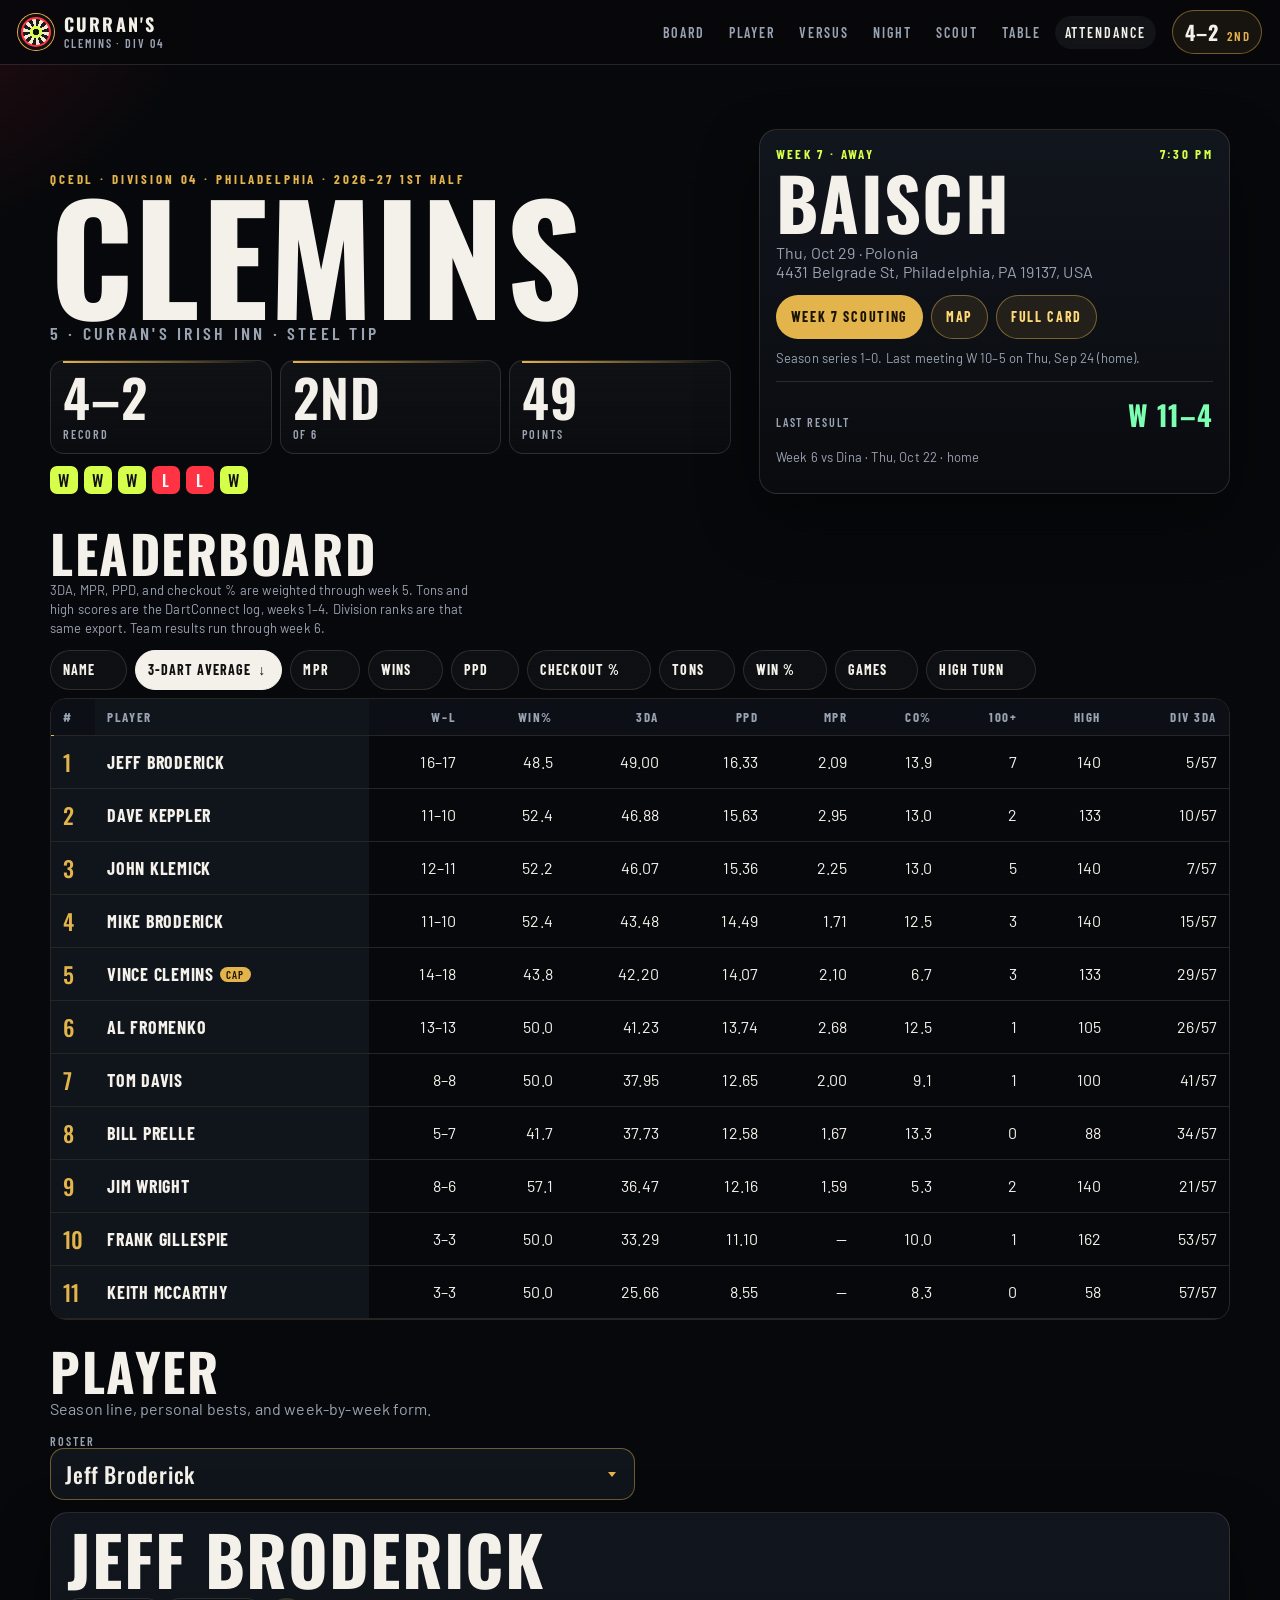
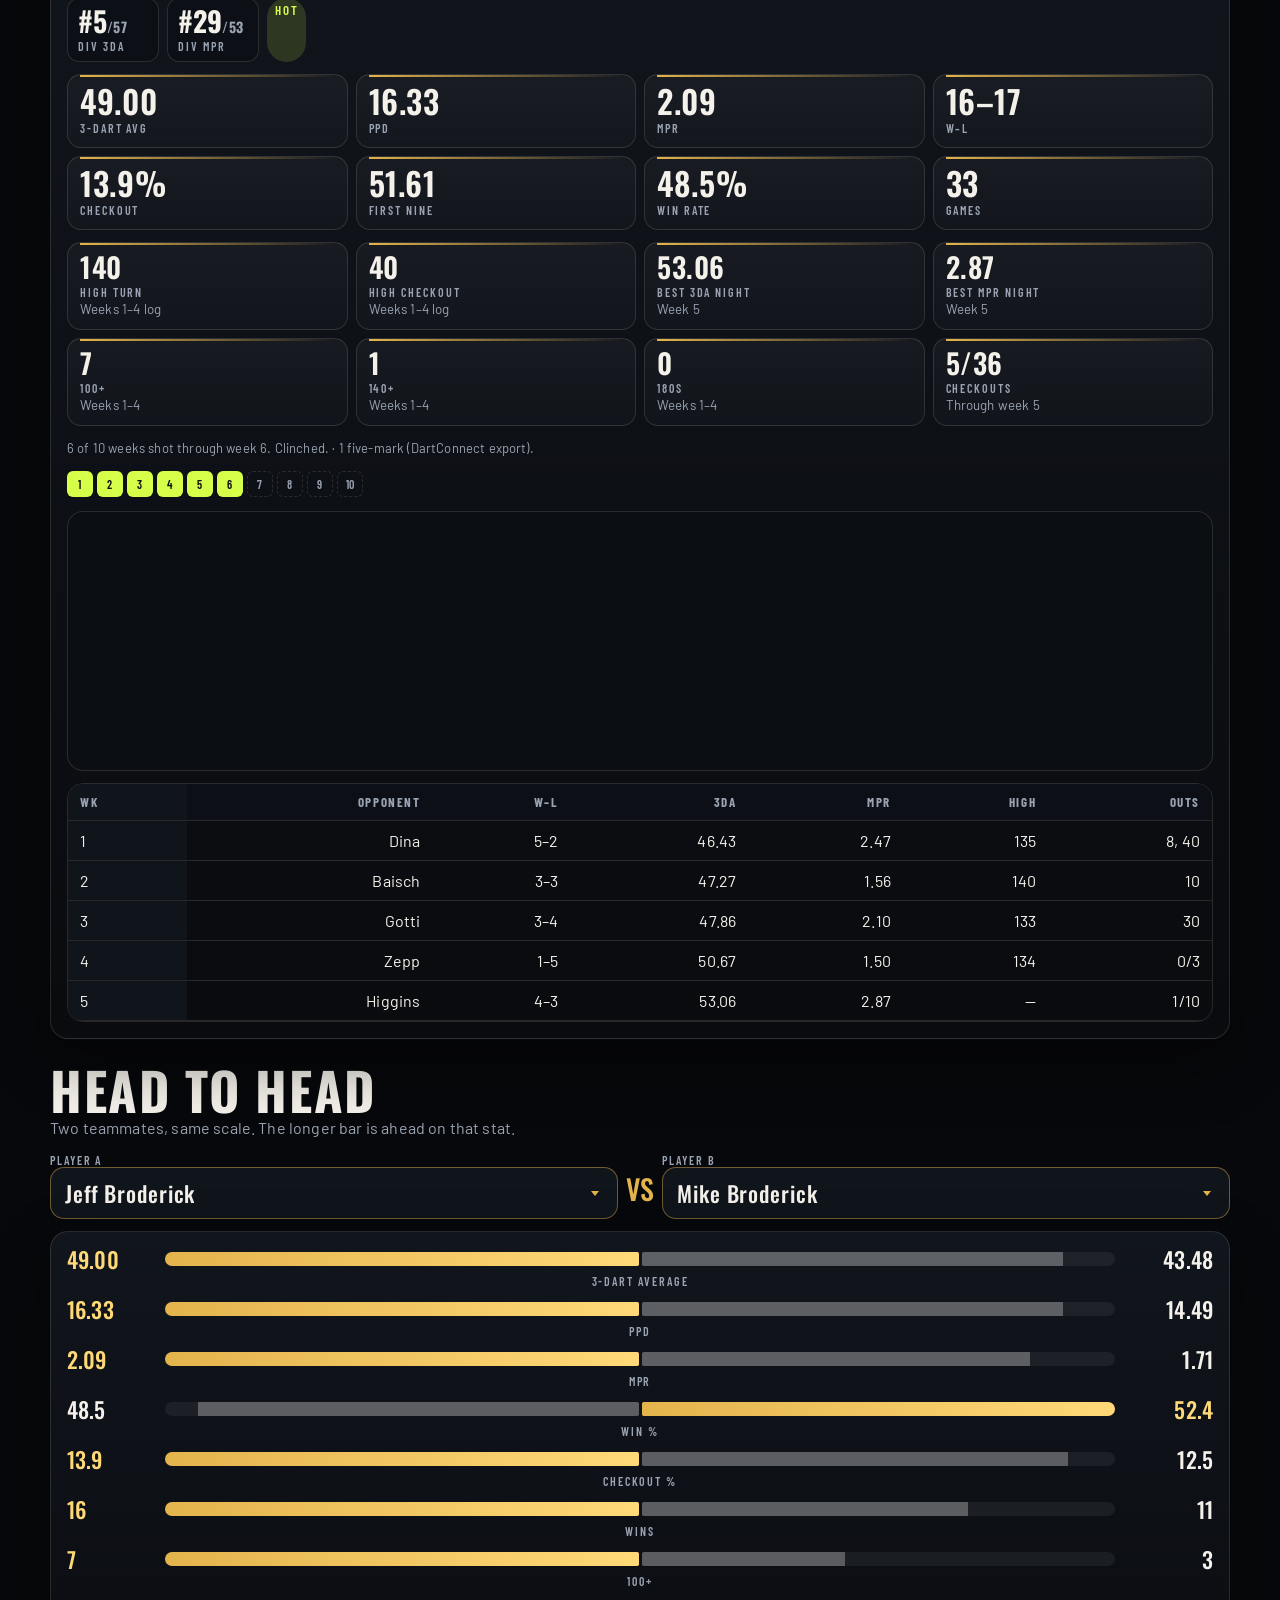
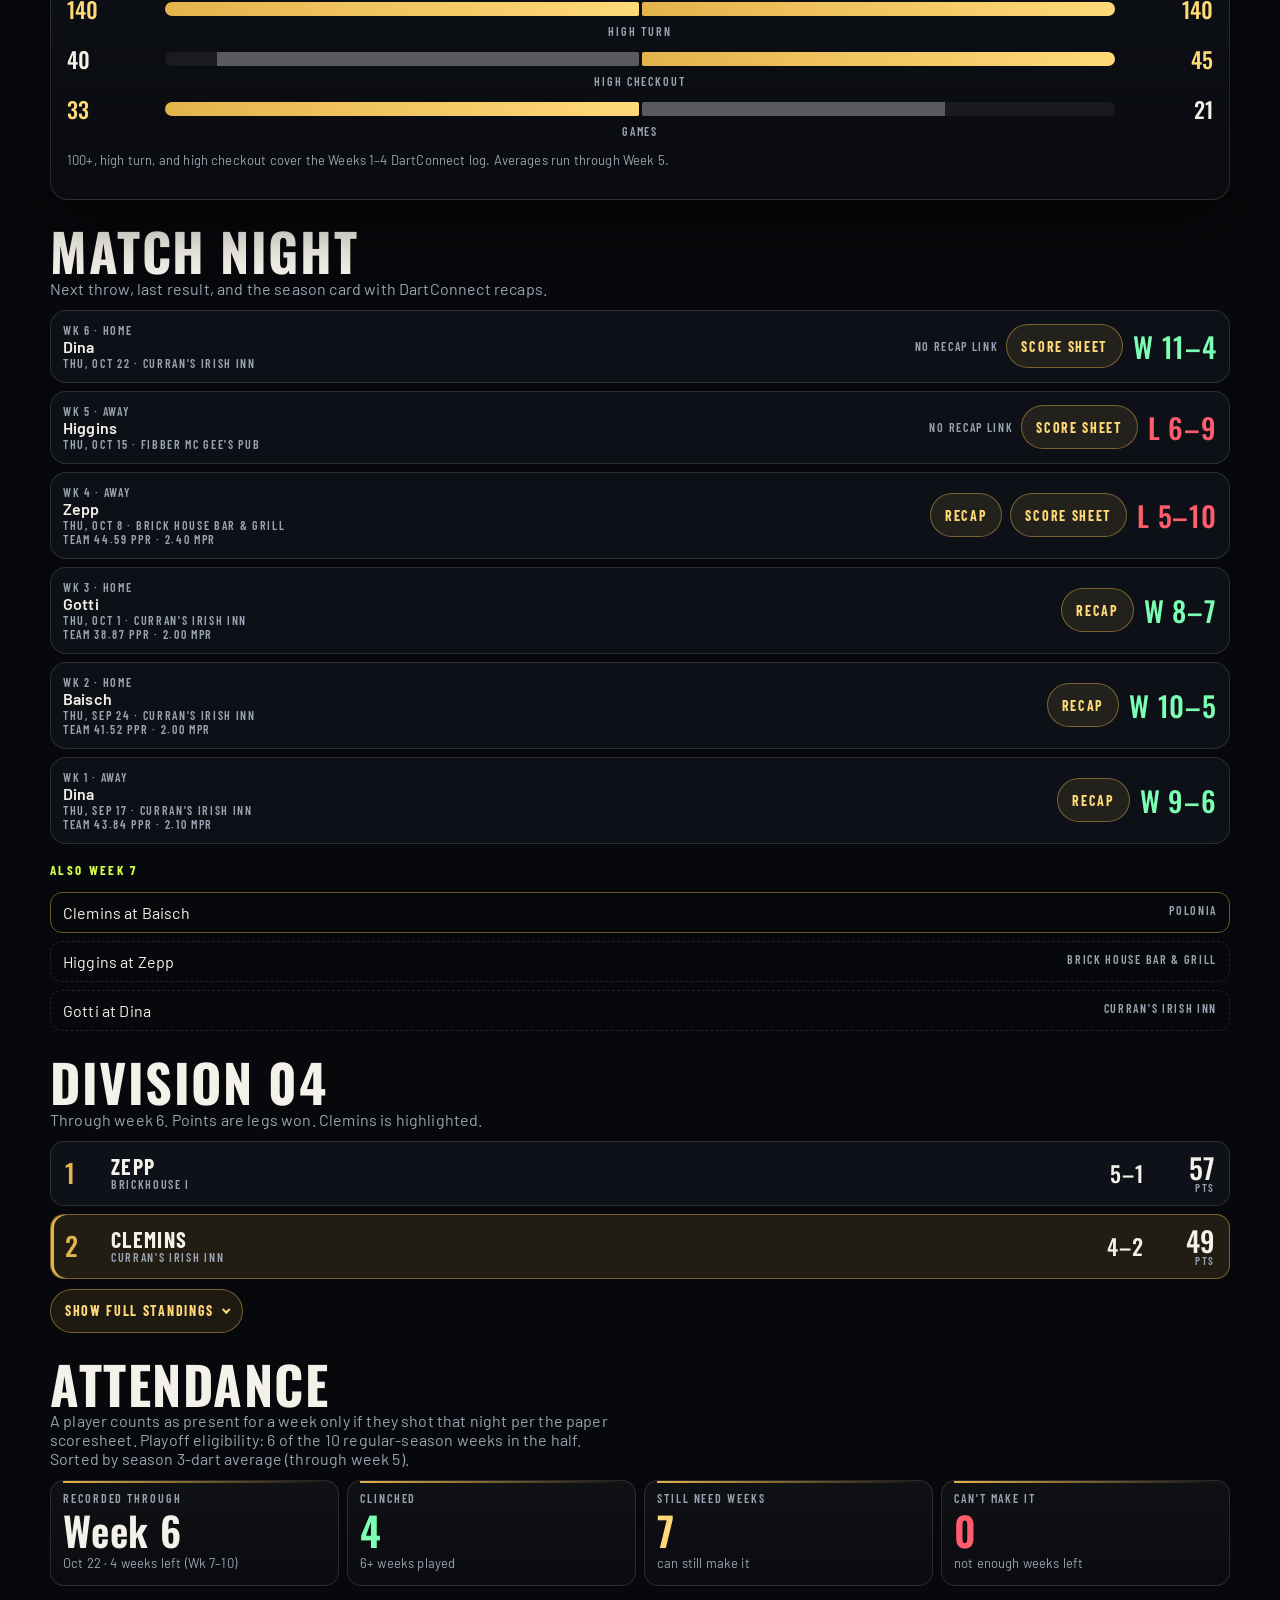
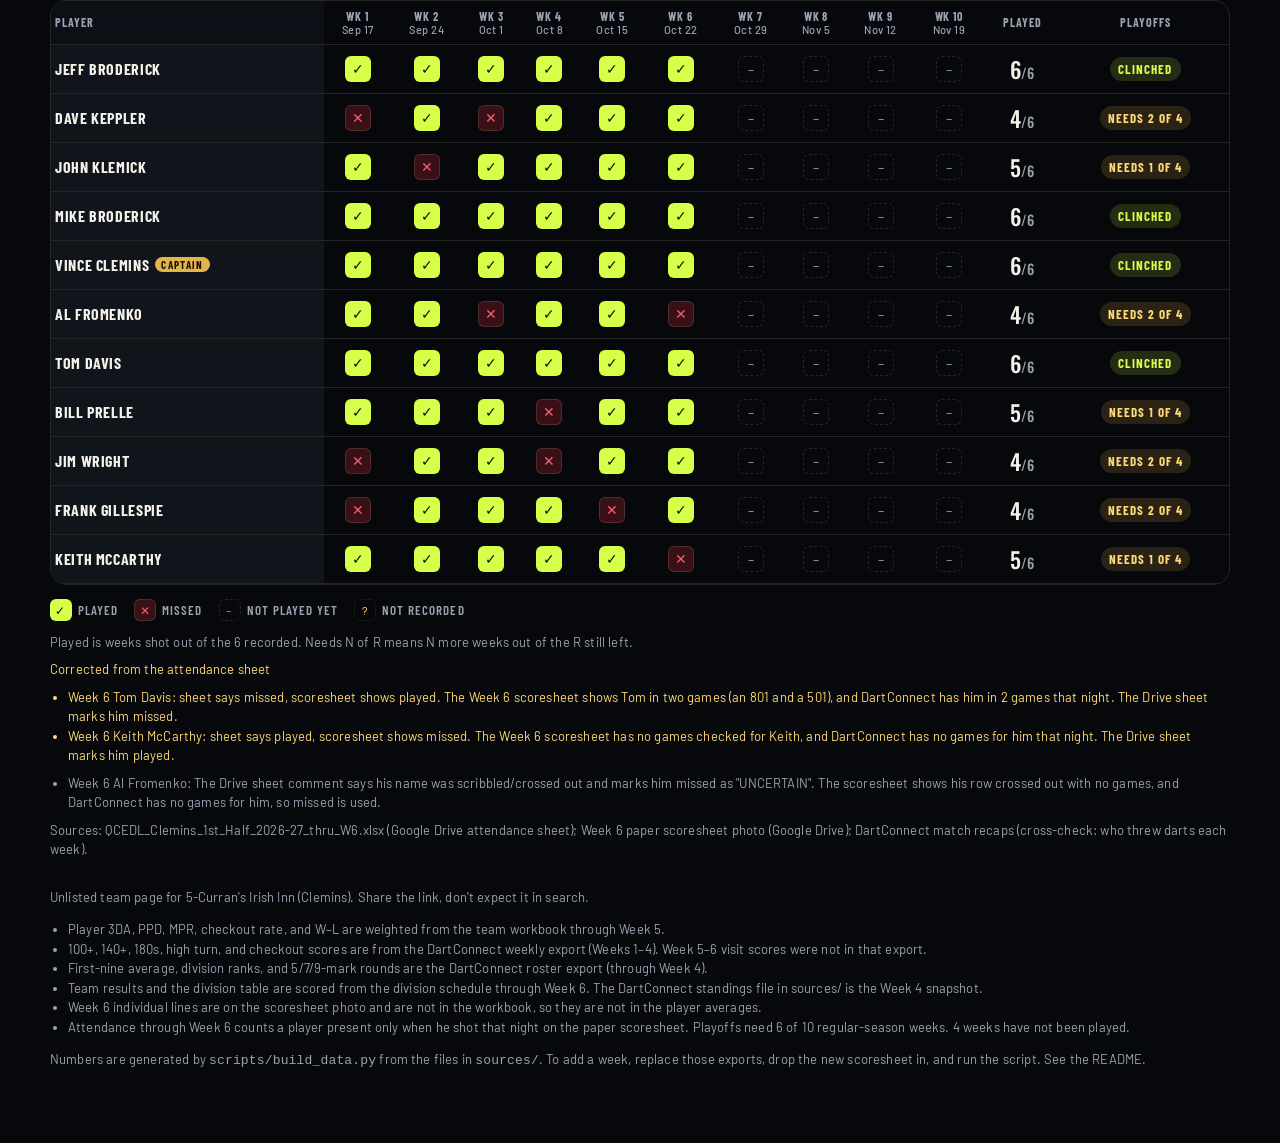
<file: index.html>
<!DOCTYPE html>
<!-- Served from the repository root on main. -->
<html lang="en">
<head>
  <meta charset="utf-8">
  <meta name="viewport" content="width=device-width, initial-scale=1">
  <meta name="robots" content="noindex, nofollow">
  <meta name="theme-color" content="#07080b">
  <title>Clemins · Curran's Irish Inn · QCEDL Division 04</title>
  <meta name="description" content="5-Curran's Irish Inn (Clemins), QCEDL Division 04, Philadelphia. 2026–27 first half leaderboard, player form, head-to-head, standings, and match night.">
  <link rel="canonical" href="https://broderick122.github.io/Div4-darts/">
  <meta property="og:type" content="website">
  <meta property="og:site_name" content="Clemins · Division 04">
  <meta property="og:title" content="Clemins · Curran's Irish Inn · QCEDL Div 04">
  <meta property="og:description" content="Thursday night steel tip. Leaderboard, form charts, head-to-head, standings, and the next match for 5-Curran's Irish Inn (Clemins).">
  <meta property="og:url" content="https://broderick122.github.io/Div4-darts/">
  <meta property="og:image" content="https://broderick122.github.io/Div4-darts/assets/og.jpg">
  <meta property="og:image:width" content="1200">
  <meta property="og:image:height" content="630">
  <meta name="twitter:card" content="summary_large_image">
  <meta name="twitter:title" content="Clemins · Curran's Irish Inn · QCEDL Div 04">
  <meta name="twitter:description" content="Thursday night steel tip. Leaderboard, form, standings, and match night for the Clemins roster.">
  <meta name="twitter:image" content="https://broderick122.github.io/Div4-darts/assets/og.jpg">
  <link rel="icon" href="favicon.svg" type="image/svg+xml">
  <link rel="apple-touch-icon" href="assets/apple-touch.png">
  <link rel="stylesheet" href="css/styles.css">
</head>
<body>
  <a class="skip" href="#board">Skip to the leaderboard</a>
  <header class="top">
    <div class="brand">
      <div class="mark" aria-hidden="true"></div>
      <div>
        <div class="brand-name">CURRAN'S</div>
        <div class="brand-sub">Clemins · Div 04</div>
      </div>
    </div>
    <nav class="top-nav" aria-label="Sections">
      <a href="#board">Board</a>
      <a href="#player">Player</a>
      <a href="#compare">Versus</a>
      <a href="#night">Night</a>
      <a href="scout.html">Scout</a>
      <a href="#standings">Table</a>
      <a href="#attendance">Attendance</a>
    </nav>
    <div class="record-pill" id="record-pill" aria-live="polite">
      <strong>—</strong><span>DIV 04</span>
    </div>
  </header>

  <main>
    <section class="hero" id="top">
      <div>
        <p class="kicker">QCEDL · Division 04 · Philadelphia · 2026–27 1st half</p>
        <h1>CLEMINS</h1>
        <p class="bar-line">5 · Curran's Irish Inn · Steel tip</p>
        <div class="stat-row" id="hero-stats"></div>
        <div class="form" id="hero-form" aria-label="Season form"></div>
      </div>
      <aside class="next-card" id="hero-next" aria-label="Next match"></aside>
    </section>

    <section id="board">
      <div class="section-head">
        <div>
          <h2>LEADERBOARD</h2>
          <p id="board-blurb" class="board-note"></p>
        </div>
      </div>
      <div class="sorts" id="sorts" role="group" aria-label="Sort the leaderboard"></div>
      <p class="sr" id="sort-status" aria-live="polite"></p>
      <div class="cards" id="board-cards"></div>
      <div class="table-wrap">
        <table class="board-table" id="board-table">
          <thead>
            <tr>
              <th class="name">#</th>
              <th class="name sortable" data-sort="name">Player</th>
              <th class="sortable" data-sort="wins">W–L</th>
              <th class="sortable" data-sort="win_pct">Win%</th>
              <th class="sortable" data-sort="ppr_3da">3DA</th>
              <th class="sortable" data-sort="ppd">PPD</th>
              <th class="sortable" data-sort="mpr">MPR</th>
              <th class="sortable" data-sort="checkout_pct">CO%</th>
              <th class="sortable" data-sort="tons_100">100+</th>
              <th class="sortable" data-sort="high_turn">High</th>
              <th>Div 3DA</th>
            </tr>
          </thead>
          <tbody></tbody>
        </table>
      </div>
    </section>

    <section id="player">
      <div class="section-head">
        <div>
          <h2>PLAYER</h2>
          <p>Season line, personal bests, and week-by-week form.</p>
        </div>
      </div>
      <div class="picker-row">
        <label>
          <span class="lbl">Roster</span>
          <select class="picker" id="player-select" aria-label="Choose a player"></select>
        </label>
      </div>
      <div class="panel profile" id="profile"></div>
    </section>

    <section id="compare">
      <div class="section-head">
        <div>
          <h2>HEAD TO HEAD</h2>
          <p>Two teammates, same scale. The longer bar is ahead on that stat.</p>
        </div>
      </div>
      <div class="vs-head">
        <label>
          <span class="lbl">Player A</span>
          <select class="picker" id="compare-a" aria-label="First teammate"></select>
        </label>
        <div class="vs-mark">VS</div>
        <label>
          <span class="lbl">Player B</span>
          <select class="picker" id="compare-b" aria-label="Second teammate"></select>
        </label>
      </div>
      <div class="panel" style="padding:16px" id="versus"></div>
    </section>

    <section id="night">
      <div class="section-head">
        <div>
          <h2>MATCH NIGHT</h2>
          <p>Next throw, last result, and the season card with DartConnect recaps.</p>
        </div>
      </div>
      <div id="night-body"></div>
    </section>

    <section id="standings">
      <div class="section-head">
        <div>
          <h2>DIVISION 04</h2>
          <p id="stand-blurb"></p>
        </div>
      </div>
      <div id="stand-body"></div>
    </section>

    <section id="attendance">
      <div class="section-head">
        <div>
          <h2>ATTENDANCE</h2>
          <p id="attend-rule">Playoff eligibility.</p>
        </div>
      </div>
      <div id="attend-body"></div>
    </section>

    <footer class="colophon" id="colophon"></footer>
  </main>

  <nav class="dock" aria-label="Sections">
    <a href="#board">Board</a>
    <a href="#player">Player</a>
    <a href="#compare">Versus</a>
    <a href="#night">Night</a>
    <a href="scout.html">Scout</a>
    <a href="#standings">Table</a>
    <a href="#attendance">Attend</a>
  </nav>

  <div class="lightbox" id="lightbox" hidden>
    <header>
      <strong id="lightbox-title"></strong>
      <div style="display:flex;gap:8px">
        <a class="btn" id="lightbox-full" href="" target="_blank" rel="noopener">Full size</a>
        <button class="btn solid" type="button" id="lightbox-close">Close</button>
      </div>
    </header>
    <div class="frame">
      <img id="lightbox-img" alt="">
    </div>
  </div>

  <script src="js/vendor/chart.umd.min.js"></script>
  <script src="js/app.js"></script>
</body>
</html>
</file>
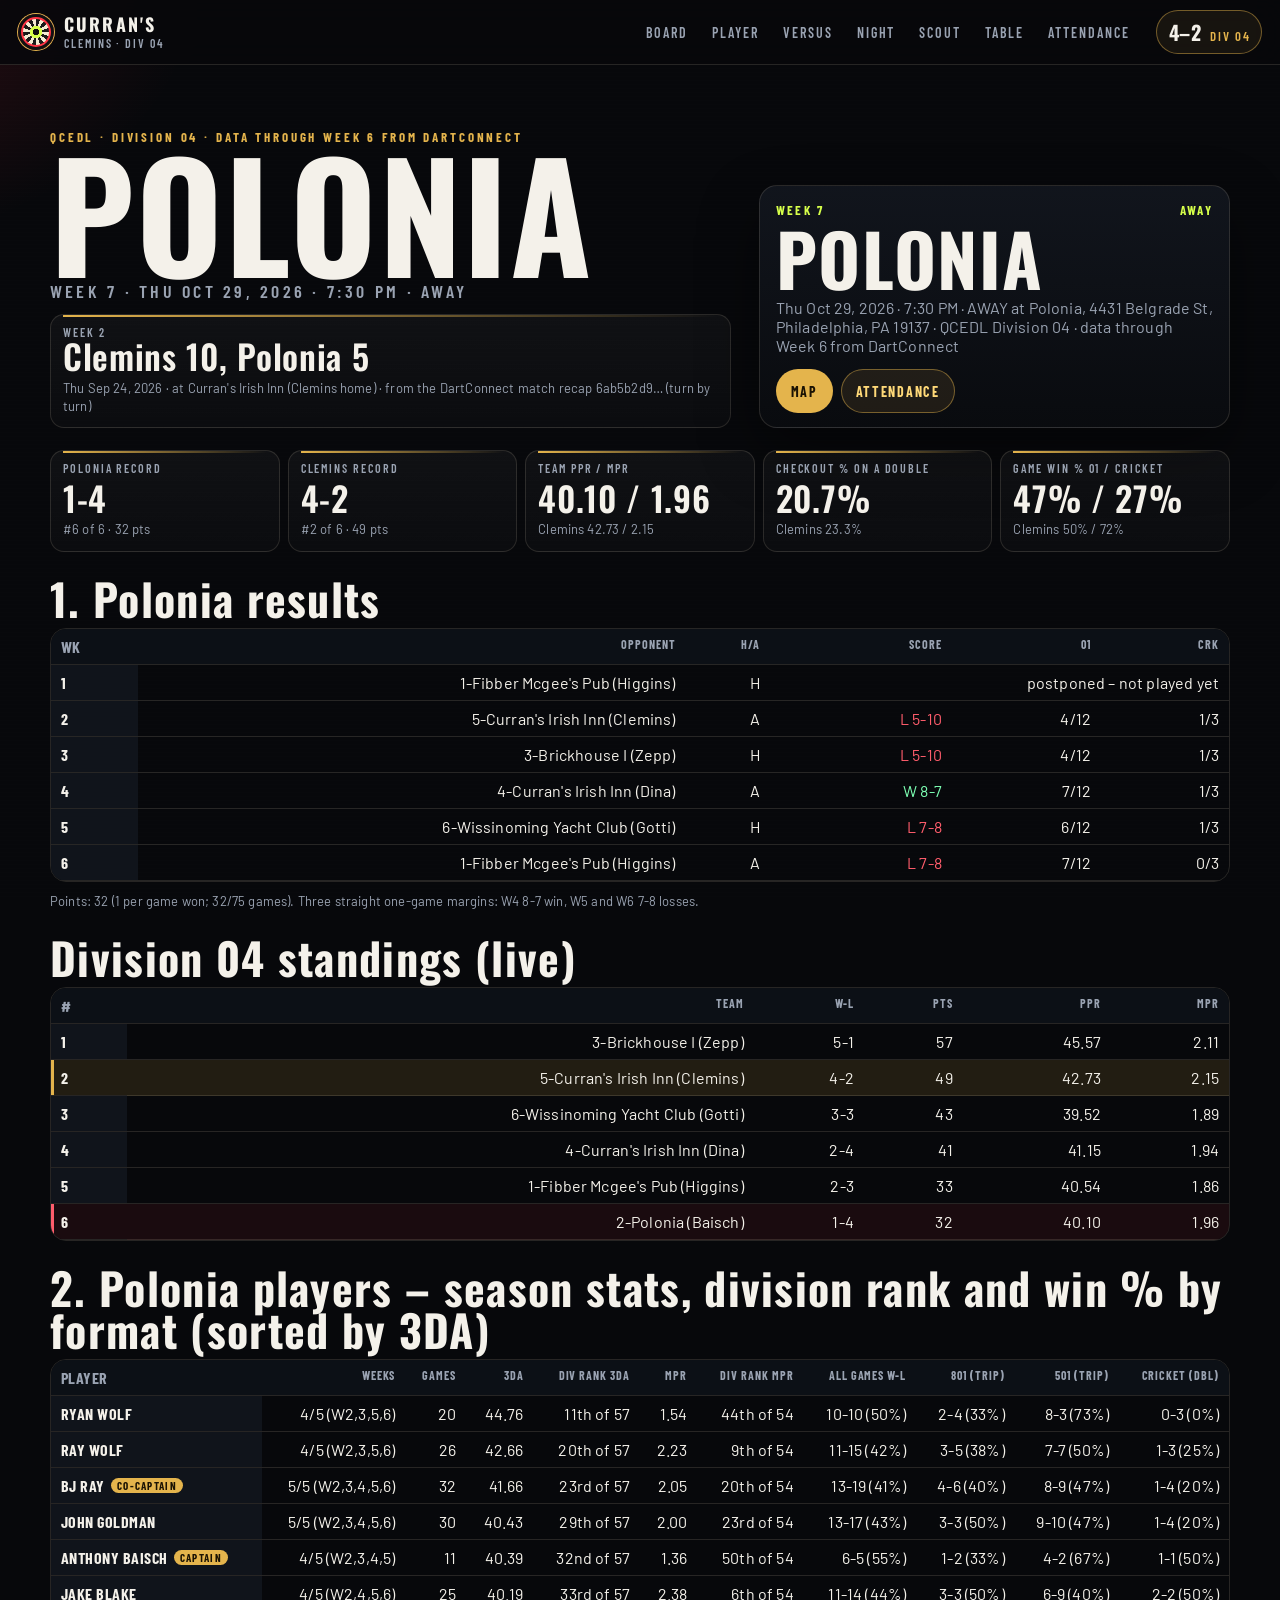
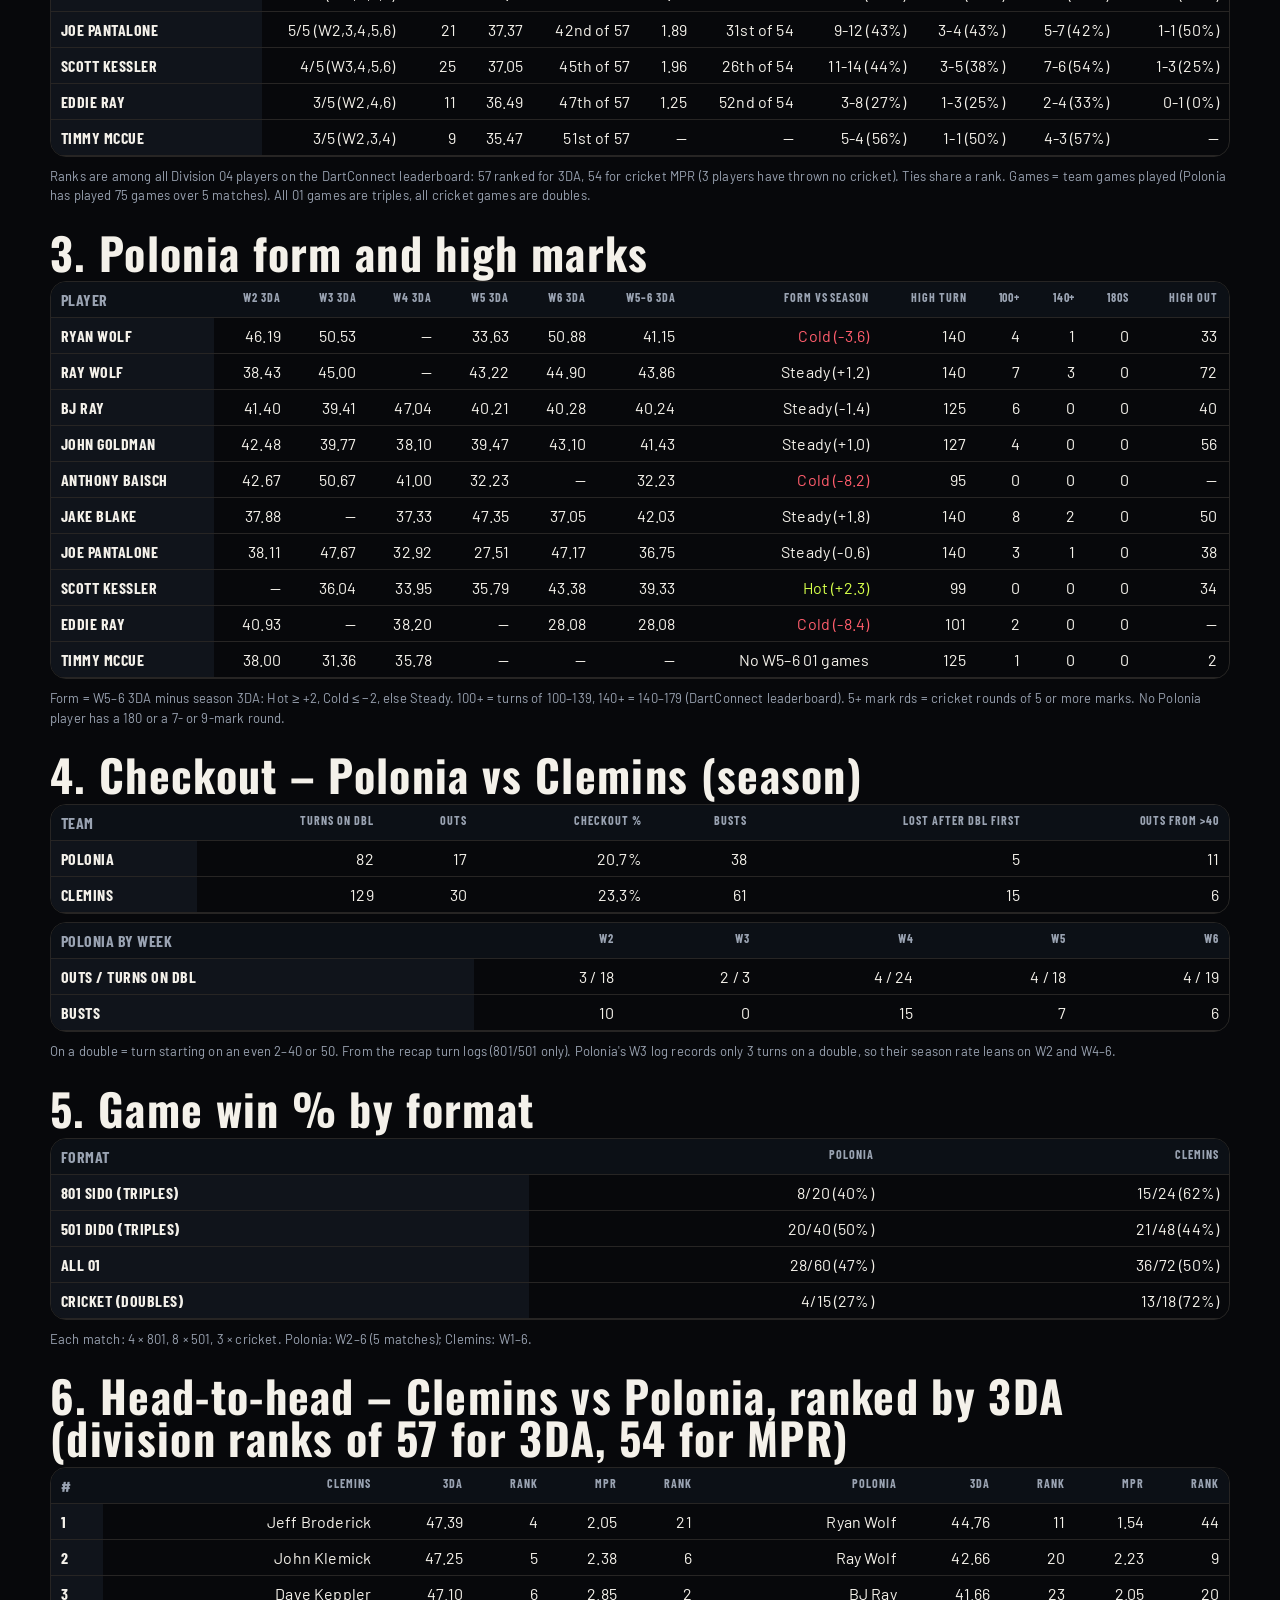
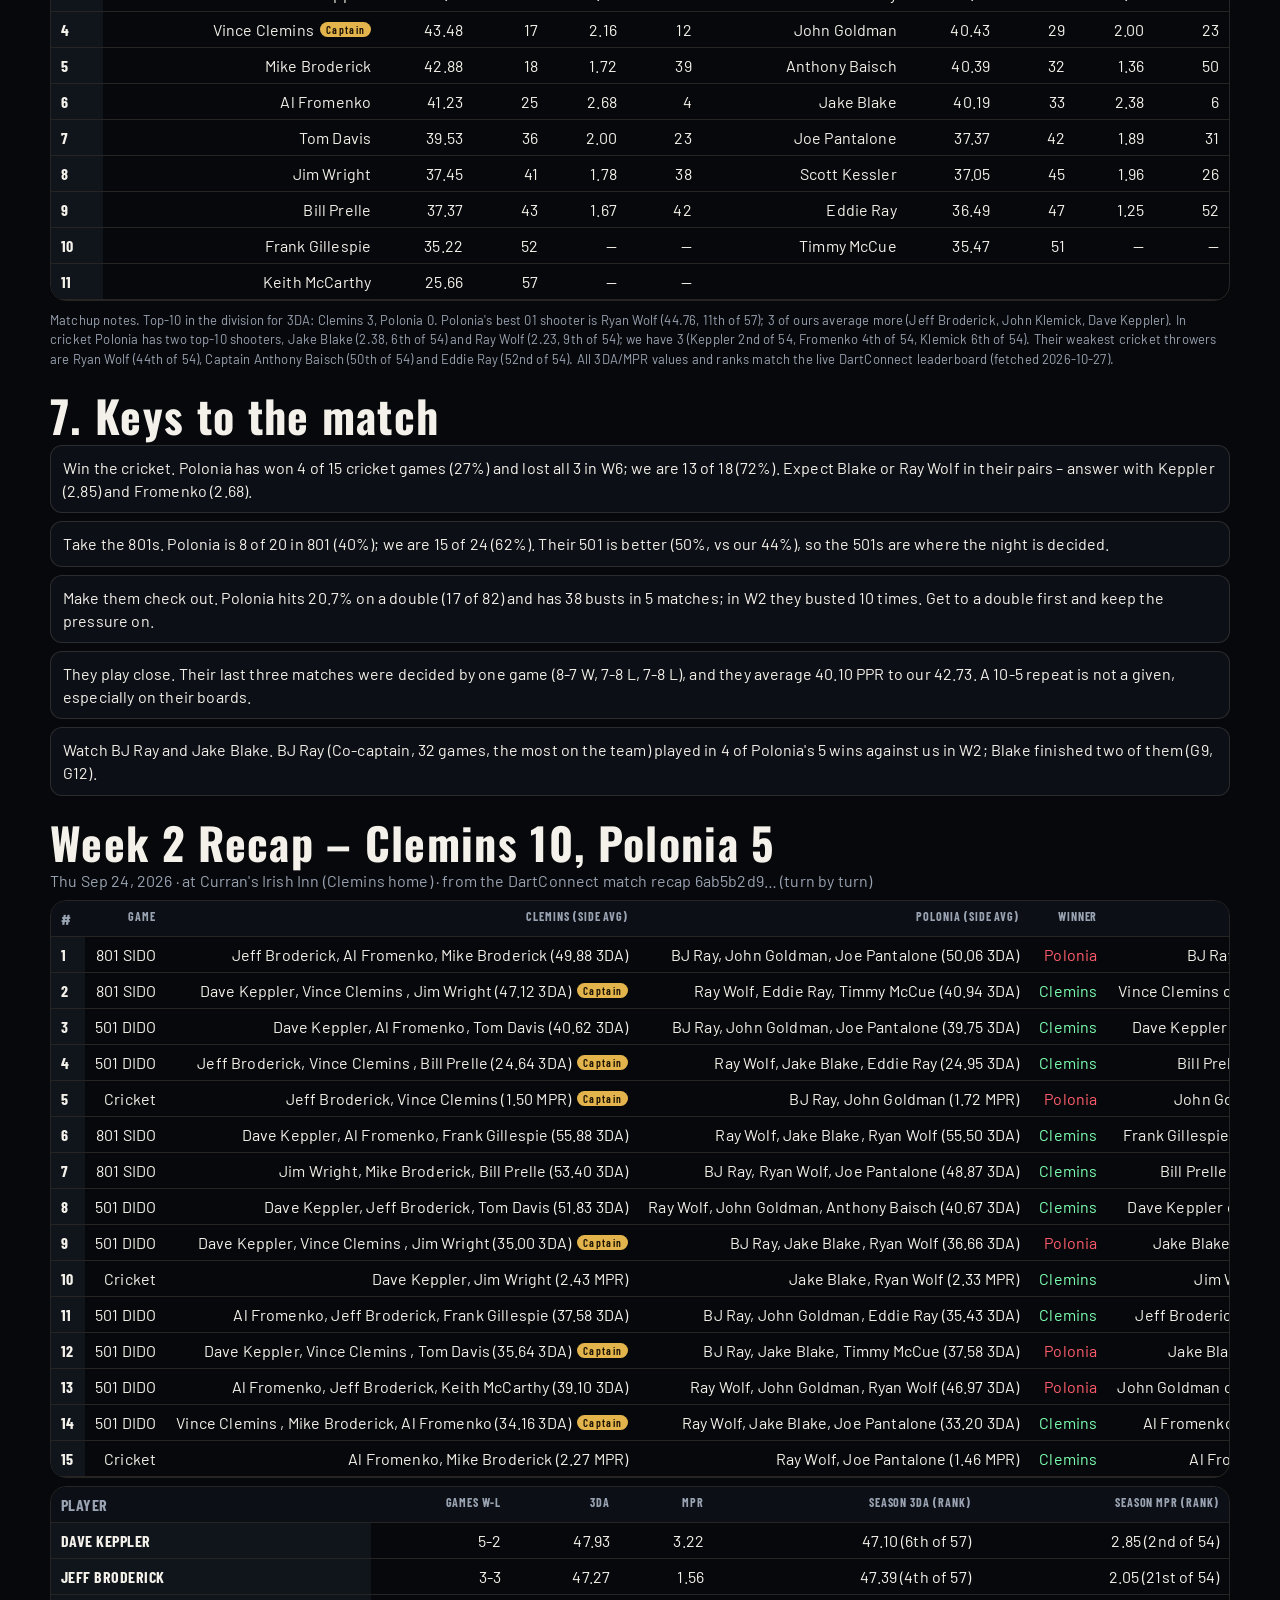
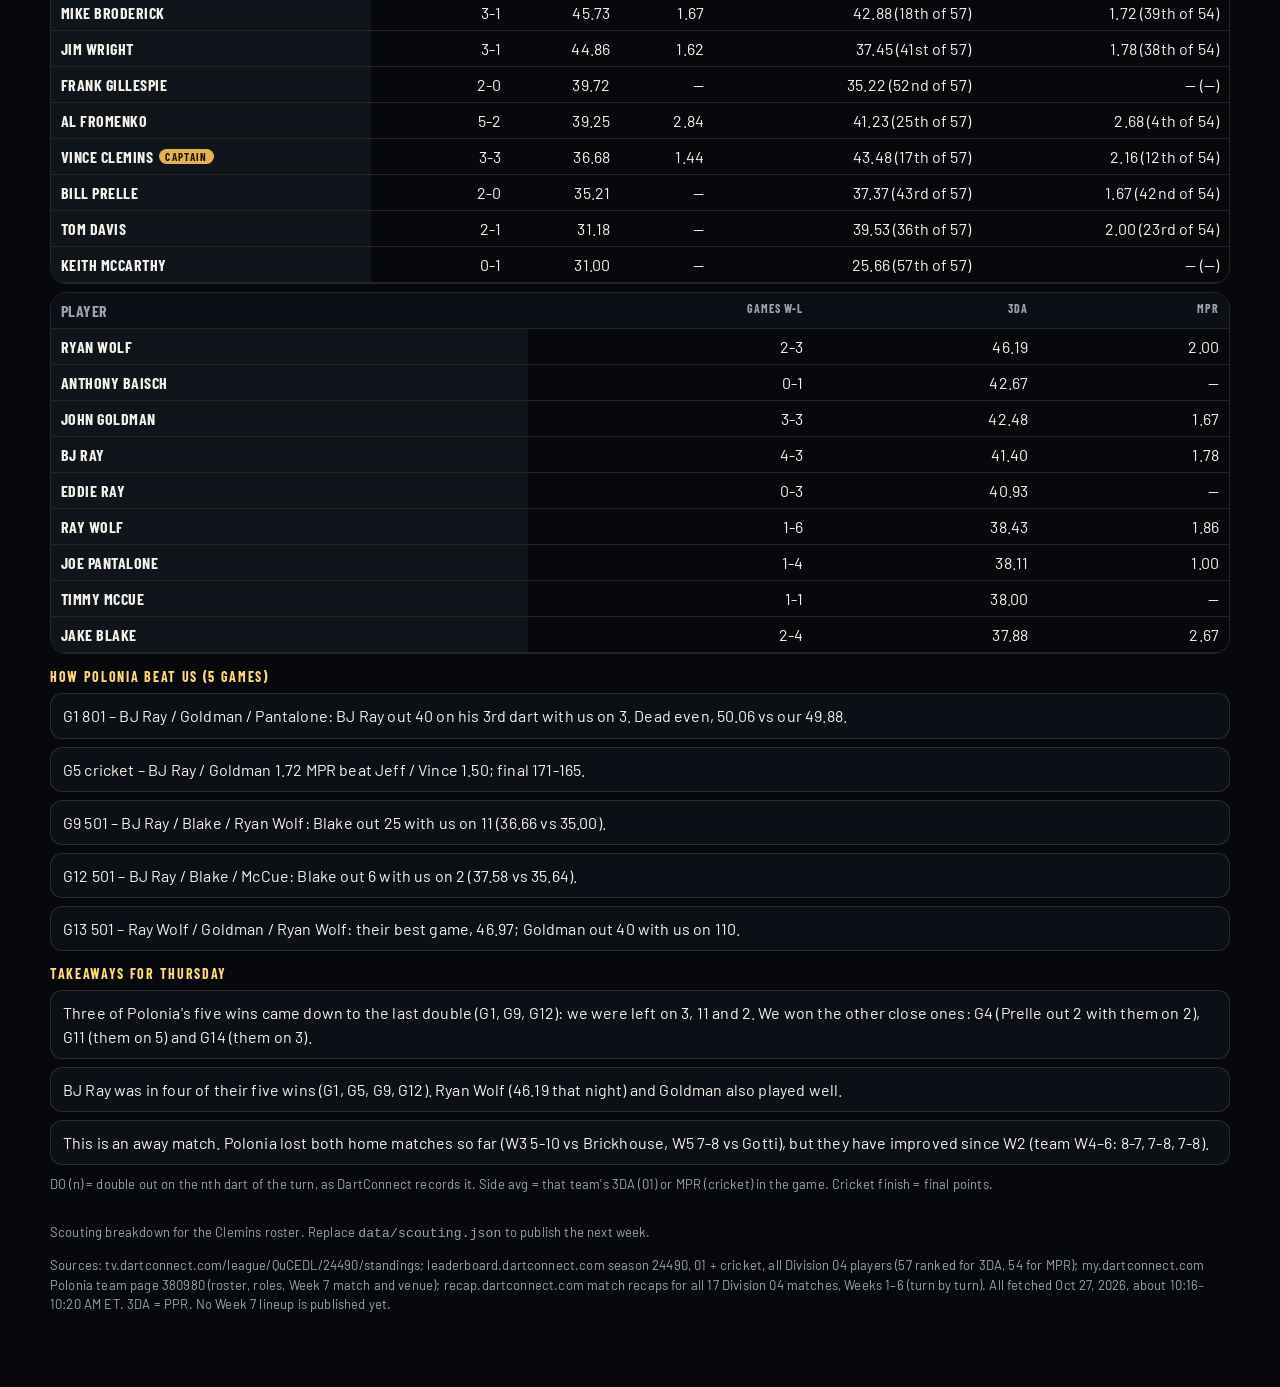
<file: scout.html>
<!DOCTYPE html>
<html lang="en">
<head>
  <meta charset="utf-8">
  <meta name="viewport" content="width=device-width, initial-scale=1">
  <meta name="robots" content="noindex, nofollow">
  <meta name="theme-color" content="#07080b">
  <title>Scouting · Clemins · QCEDL Division 04</title>
  <meta name="description" content="Next-match scouting for 5-Curran's Irish Inn (Clemins), QCEDL Division 04.">
  <link rel="icon" href="favicon.svg" type="image/svg+xml">
  <link rel="apple-touch-icon" href="assets/apple-touch.png">
  <link rel="stylesheet" href="css/styles.css">
</head>
<body>
  <a class="skip" href="#scout-body">Skip to the scouting report</a>
  <header class="top">
    <a class="brand" href="index.html">
      <div class="mark" aria-hidden="true"></div>
      <div>
        <div class="brand-name">CURRAN'S</div>
        <div class="brand-sub">Clemins · Div 04</div>
      </div>
    </a>
    <nav class="top-nav" aria-label="Sections">
      <a href="index.html#board">Board</a>
      <a href="index.html#player">Player</a>
      <a href="index.html#compare">Versus</a>
      <a href="index.html#night">Night</a>
      <a href="scout.html" aria-current="page">Scout</a>
      <a href="index.html#standings">Table</a>
      <a href="index.html#attendance">Attendance</a>
    </nav>
    <div class="record-pill" id="record-pill" aria-live="polite">
      <strong>—</strong><span>DIV 04</span>
    </div>
  </header>

  <main>
    <section class="hero" id="top">
      <div>
        <p class="kicker" id="scout-kicker">QCEDL · Division 04</p>
        <h1 id="scout-title">SCOUT</h1>
        <p class="bar-line" id="scout-bar"></p>
        <div class="scout-prev" id="scout-prev" hidden></div>
      </div>
      <aside class="next-card" id="scout-where" aria-label="Where and when"></aside>
    </section>
    <div id="scout-body"></div>
    <footer class="colophon" id="scout-foot"></footer>
  </main>

  <nav class="dock" aria-label="Sections">
    <a href="index.html#board">Board</a>
    <a href="index.html#player">Player</a>
    <a href="index.html#compare">Versus</a>
    <a href="index.html#night">Night</a>
    <a href="scout.html" aria-current="page">Scout</a>
    <a href="index.html#standings">Table</a>
    <a href="index.html#attendance">Attend</a>
  </nav>

  <script src="js/scout.js"></script>
</body>
</html>
</file>
<file: css/styles.css>
/* Oswald and Barlow are used under the SIL Open Font License. */

@font-face {
  font-family: "Oswald";
  src: url("../fonts/oswald-500.woff2") format("woff2");
  font-weight: 500;
  font-style: normal;
  font-display: swap;
}
@font-face {
  font-family: "Oswald";
  src: url("../fonts/oswald-600.woff2") format("woff2");
  font-weight: 600;
  font-style: normal;
  font-display: swap;
}
@font-face {
  font-family: "Oswald";
  src: url("../fonts/oswald-700.woff2") format("woff2");
  font-weight: 700;
  font-style: normal;
  font-display: swap;
}
@font-face {
  font-family: "Barlow";
  src: url("../fonts/barlow-400.woff2") format("woff2");
  font-weight: 400;
  font-style: normal;
  font-display: swap;
}
@font-face {
  font-family: "Barlow";
  src: url("../fonts/barlow-500.woff2") format("woff2");
  font-weight: 500;
  font-style: normal;
  font-display: swap;
}
@font-face {
  font-family: "Barlow";
  src: url("../fonts/barlow-600.woff2") format("woff2");
  font-weight: 600;
  font-style: normal;
  font-display: swap;
}
@font-face {
  font-family: "Barlow Condensed";
  src: url("../fonts/barlow-condensed-600.woff2") format("woff2");
  font-weight: 600;
  font-style: normal;
  font-display: swap;
}
@font-face {
  font-family: "Barlow Condensed";
  src: url("../fonts/barlow-condensed-700.woff2") format("woff2");
  font-weight: 700;
  font-style: normal;
  font-display: swap;
}

:root {
  --bg: #07080b;
  --bg-raise: #10141b;
  --line: rgba(232, 220, 190, 0.14);
  --line-strong: rgba(228, 180, 76, 0.45);
  --brass: #e4b44c;
  --brass-2: #ffd978;
  --red: #ff3344;
  --green: #d6ff4a;
  --ice: #f4f1ea;
  --muted: #9aa3b2;
  --win: #7dffb3;
  --loss: #ff5d6c;
  --shadow: 0 24px 60px rgba(0, 0, 0, 0.45);
  --sans: "Barlow", "Avenir Next", "Segoe UI", sans-serif;
  --cond: "Barlow Condensed", "Oswald", "Arial Narrow", sans-serif;
  --display: "Oswald", "Impact", "Arial Narrow", sans-serif;
  --dock: 74px;
}

* { box-sizing: border-box; }
html { scroll-behavior: smooth; }
body {
  margin: 0;
  min-height: 100vh;
  color: var(--ice);
  font-family: var(--sans);
  background:
    radial-gradient(1000px 520px at 110% -10%, rgba(228, 180, 76, 0.16), transparent 60%),
    radial-gradient(820px 480px at -20% 0%, rgba(255, 40, 60, 0.2), transparent 55%),
    radial-gradient(700px 400px at 50% 110%, rgba(214, 255, 74, 0.05), transparent 50%),
    var(--bg);
  letter-spacing: 0.01em;
}
body::before {
  content: "";
  position: fixed;
  inset: 0;
  pointer-events: none;
  background-image: linear-gradient(rgba(255, 255, 255, 0.025) 1px, transparent 1px);
  background-size: 100% 4px;
  mix-blend-mode: overlay;
  opacity: 0.35;
  z-index: 0;
}
a { color: var(--brass-2); text-decoration-thickness: 1px; text-underline-offset: 3px; }
a.brand { color: inherit; text-decoration: none; }
button, select { font: inherit; color: inherit; }
img { max-width: 100%; display: block; }
.skip {
  position: absolute;
  left: 12px;
  top: -40px;
  background: var(--brass);
  color: #111;
  padding: 8px 12px;
  z-index: 20;
}
.skip:focus { top: 12px; }

.top {
  position: sticky;
  top: 0;
  z-index: 30;
  display: flex;
  align-items: center;
  gap: 16px;
  padding: 10px 18px;
  background: rgba(7, 8, 11, 0.86);
  border-bottom: 1px solid var(--line);
  backdrop-filter: blur(16px);
}
.brand {
  display: flex;
  align-items: center;
  gap: 10px;
  min-width: 0;
}
.mark {
  width: 36px;
  height: 36px;
  flex: 0 0 auto;
  border-radius: 50%;
  background:
    radial-gradient(circle at 50% 50%, #111 0 3px, #d6ff4a 3.5px 6px, transparent 6.5px),
    repeating-conic-gradient(from 0deg, #1a1a1a 0 18deg, #f3ead2 0 36deg);
  box-shadow: inset 0 0 0 3px #111, inset 0 0 0 5px var(--red), 0 0 0 1px var(--brass);
}
.brand-name {
  font-family: var(--display);
  font-weight: 700;
  letter-spacing: 0.12em;
  font-size: 18px;
  line-height: 1;
}
.brand-sub {
  margin-top: 3px;
  color: var(--muted);
  font-family: var(--cond);
  letter-spacing: 0.16em;
  font-size: 12px;
  text-transform: uppercase;
}
.top-nav {
  display: none;
  gap: 4px;
  margin-left: auto;
}
.top-nav a, .dock a {
  color: var(--muted);
  text-decoration: none;
  font-family: var(--cond);
  letter-spacing: 0.14em;
  text-transform: uppercase;
  font-size: 14px;
  font-weight: 600;
}
.top-nav a {
  padding: 8px 10px;
  border-radius: 999px;
}
.top-nav a.active, .top-nav a:hover { color: var(--ice); background: rgba(255, 255, 255, 0.05); }
.record-pill {
  margin-left: auto;
  display: flex;
  align-items: baseline;
  gap: 8px;
  padding: 6px 10px 6px 12px;
  border: 1px solid var(--line-strong);
  border-radius: 999px;
  background: rgba(228, 180, 76, 0.08);
}
.record-pill strong {
  font-family: var(--display);
  font-size: 20px;
  letter-spacing: 0.04em;
}
.record-pill span {
  color: var(--brass);
  font-family: var(--cond);
  letter-spacing: 0.14em;
  font-size: 13px;
}

main {
  position: relative;
  z-index: 1;
  width: min(1180px, calc(100% - 28px));
  margin: 0 auto;
  padding-bottom: calc(var(--dock) + 28px);
}

.hero {
  display: grid;
  gap: 18px;
  padding: 22px 0 8px;
}
.kicker {
  margin: 0;
  color: var(--brass);
  font-family: var(--cond);
  letter-spacing: 0.22em;
  text-transform: uppercase;
  font-size: 13px;
  font-weight: 700;
}
.hero h1 {
  margin: 6px 0 0;
  font-family: var(--display);
  font-weight: 700;
  font-size: clamp(72px, 18vw, 148px);
  line-height: 0.82;
  letter-spacing: 0.01em;
}
.hero .bar-line {
  margin: 8px 0 0;
  color: var(--muted);
  font-family: var(--cond);
  letter-spacing: 0.18em;
  text-transform: uppercase;
  font-size: 18px;
}
.stat-row {
  display: grid;
  grid-template-columns: repeat(3, 1fr);
  gap: 8px;
  margin-top: 16px;
}
.stat-row article, .tile {
  background: linear-gradient(180deg, rgba(255, 255, 255, 0.04), rgba(255, 255, 255, 0.02));
  border: 1px solid var(--line);
  border-radius: 14px;
  padding: 10px 12px 12px;
  position: relative;
  overflow: hidden;
}
.stat-row article::after, .tile::after {
  content: "";
  position: absolute;
  left: 12px;
  right: 12px;
  top: 0;
  height: 2px;
  background: linear-gradient(90deg, var(--brass), transparent);
}
.stat-row .num, .tile .num, .best .num {
  font-family: var(--display);
  font-weight: 600;
  font-size: clamp(32px, 8vw, 48px);
  line-height: 1;
  letter-spacing: 0.02em;
}
.lbl {
  display: block;
  margin-top: 4px;
  color: var(--muted);
  font-family: var(--cond);
  letter-spacing: 0.16em;
  text-transform: uppercase;
  font-size: 12px;
}
.form {
  display: flex;
  gap: 6px;
  margin-top: 12px;
  flex-wrap: wrap;
}
.form i {
  width: 28px;
  height: 28px;
  display: grid;
  place-items: center;
  border-radius: 7px;
  font-family: var(--display);
  font-style: normal;
  font-size: 16px;
}
.form i.W { background: var(--green); color: #111; }
.form i.L { background: var(--red); color: white; }
.W { color: var(--win); }
.L { color: var(--loss); }

.next-card, .panel {
  background: linear-gradient(180deg, rgba(18, 22, 30, 0.95), rgba(10, 12, 16, 0.92));
  border: 1px solid var(--line);
  border-radius: 18px;
  box-shadow: var(--shadow);
  position: relative;
}
.next-card { padding: 16px 16px 14px; }
.next-card .eyebrow, .section-label {
  display: flex;
  justify-content: space-between;
  gap: 8px;
  color: var(--green);
  font-family: var(--cond);
  letter-spacing: 0.18em;
  text-transform: uppercase;
  font-size: 13px;
  font-weight: 700;
}
.next-card h2 {
  margin: 8px 0 0;
  font-family: var(--display);
  font-size: clamp(42px, 12vw, 72px);
  line-height: 0.9;
  letter-spacing: 0.02em;
}
.next-meta { margin: 8px 0 0; color: var(--muted); }
.next-actions { display: flex; flex-wrap: wrap; gap: 8px; margin-top: 14px; }
.btn {
  display: inline-flex;
  align-items: center;
  justify-content: center;
  min-height: 44px;
  padding: 0 14px;
  border-radius: 999px;
  border: 1px solid var(--line-strong);
  background: rgba(228, 180, 76, 0.1);
  color: var(--brass-2);
  text-decoration: none;
  font-family: var(--cond);
  letter-spacing: 0.12em;
  text-transform: uppercase;
  font-weight: 700;
  font-size: 14px;
  cursor: pointer;
}
.btn.solid { background: var(--brass); color: #1a1203; border-color: transparent; }
.btn:hover { filter: brightness(1.08); }
.btn:focus-visible, a:focus-visible, select:focus-visible, button:focus-visible {
  outline: 2px solid var(--brass-2);
  outline-offset: 2px;
}
.last-line {
  margin-top: 12px;
  padding-top: 12px;
  border-top: 1px solid var(--line);
  display: flex;
  justify-content: space-between;
  gap: 10px;
  align-items: baseline;
}
.last-line strong { font-family: var(--display); font-size: 28px; letter-spacing: 0.03em; }

section { margin-top: 28px; scroll-margin-top: 72px; }
.section-head {
  display: flex;
  justify-content: space-between;
  align-items: flex-end;
  gap: 12px;
  margin-bottom: 12px;
}
.section-head h2 {
  margin: 0;
  font-family: var(--display);
  font-size: clamp(32px, 8vw, 52px);
  letter-spacing: 0.03em;
  line-height: 0.9;
}
.section-head p { margin: 4px 0 0; color: var(--muted); max-width: 62ch; }

.sorts {
  display: flex;
  gap: 8px;
  overflow-x: auto;
  padding-bottom: 8px;
  scrollbar-width: none;
}
.sorts::-webkit-scrollbar { display: none; }
.sorts button {
  flex: 0 0 auto;
  min-height: 40px;
  border-radius: 999px;
  border: 1px solid var(--line);
  background: rgba(255, 255, 255, 0.03);
  padding: 0 12px;
  font-family: var(--cond);
  letter-spacing: 0.08em;
  text-transform: uppercase;
  font-weight: 700;
  font-size: 14px;
  cursor: pointer;
}
.sorts button[aria-pressed="true"] {
  background: var(--ice);
  color: #111;
  border-color: var(--ice);
}
.sorts button .arrow { display: inline-block; width: 1em; }

.board-note, .fine {
  color: var(--muted);
  font-size: 13px;
  line-height: 1.45;
}
.cards { display: grid; gap: 8px; }
.player-card, .board-table tbody tr {
  cursor: pointer;
}
.player-card {
  display: grid;
  grid-template-columns: auto 1fr auto;
  gap: 10px;
  align-items: center;
  padding: 12px;
  border-radius: 16px;
  border: 1px solid var(--line);
  background: rgba(16, 20, 27, 0.85);
}
.player-card.is-selected, .board-table tbody tr.is-selected {
  border-color: var(--line-strong);
  box-shadow: inset 3px 0 0 var(--brass);
}
.rank-no {
  font-family: var(--display);
  font-size: 22px;
  color: var(--brass);
  width: 28px;
}
.who { min-width: 0; }
.who b {
  display: block;
  font-family: var(--cond);
  font-size: 20px;
  letter-spacing: 0.04em;
  text-transform: uppercase;
  font-weight: 700;
  white-space: nowrap;
  overflow: hidden;
  text-overflow: ellipsis;
}
.who small { color: var(--muted); }
.big-stat {
  text-align: right;
  font-family: var(--display);
  font-size: 30px;
  line-height: 1;
}
.big-stat span {
  display: block;
  font-family: var(--cond);
  font-size: 12px;
  letter-spacing: 0.14em;
  color: var(--muted);
}
.mini-stats {
  grid-column: 1 / -1;
  display: flex;
  flex-wrap: wrap;
  gap: 8px 12px;
  color: var(--muted);
  font-family: var(--cond);
  letter-spacing: 0.06em;
  text-transform: uppercase;
  font-size: 14px;
}
.mini-stats b { color: var(--ice); font-weight: 600; }
.cap {
  display: inline-block;
  margin-left: 6px;
  padding: 1px 6px;
  border-radius: 999px;
  background: var(--brass);
  color: #1a1203;
  font-family: var(--cond);
  font-size: 11px;
  letter-spacing: 0.12em;
  vertical-align: 2px;
}
.badge {
  display: inline-flex;
  align-items: center;
  gap: 4px;
  padding: 2px 7px;
  border-radius: 999px;
  border: 1px solid var(--line);
  color: var(--brass-2);
  font-family: var(--cond);
  letter-spacing: 0.08em;
  font-size: 12px;
}
.badge.hot { border-color: rgba(214, 255, 74, 0.5); color: var(--green); }

.table-wrap { display: none; overflow-x: auto; border-radius: 16px; border: 1px solid var(--line); }
.board-table, .stand-table, .log {
  width: 100%;
  border-collapse: collapse;
  min-width: 760px;
}
.board-table th, .board-table td, .stand-table th, .stand-table td, .log th, .log td {
  padding: 10px 12px;
  text-align: right;
  border-bottom: 1px solid var(--line);
  white-space: nowrap;
}
.board-table th, .stand-table th, .log th {
  font-family: var(--cond);
  letter-spacing: 0.12em;
  text-transform: uppercase;
  font-size: 13px;
  color: var(--muted);
  font-weight: 700;
  background: #0c1016;
  position: sticky;
  top: 0;
}
.board-table th.sortable { cursor: pointer; }
.board-table td:first-child, .board-table th:first-child,
.stand-table td:first-child, .stand-table th:first-child,
.log td:first-child, .log th:first-child,
.board-table td.name, .board-table th.name,
.stand-table td.team, .stand-table th.team {
  text-align: left;
  position: sticky;
  left: 0;
  background: #10141b;
  z-index: 1;
}
.board-table th:first-child, .stand-table th:first-child { z-index: 2; background: #0c1016; }
.board-table tbody tr:hover { background: rgba(228, 180, 76, 0.05); }
.name-btn {
  background: none;
  border: 0;
  padding: 0;
  cursor: pointer;
  color: var(--ice);
  font-family: var(--cond);
  font-size: 18px;
  letter-spacing: 0.04em;
  text-transform: uppercase;
  font-weight: 700;
}
.stand-table { min-width: 640px; }
.stand-table tr.us td {
  background: rgba(228, 180, 76, 0.12);
  color: var(--ice);
}
.stand-table tr.us td:first-child { box-shadow: inset 3px 0 0 var(--brass); }
.stand-wrap, .log-wrap {
  overflow-x: auto;
  border: 1px solid var(--line);
  border-radius: 16px;
}

.picker-row { display: grid; gap: 10px; margin-bottom: 12px; }
select.picker {
  width: 100%;
  min-height: 52px;
  appearance: none;
  background: #10141b url("data:image/svg+xml;utf8,<svg xmlns='http://www.w3.org/2000/svg' width='16' height='16' viewBox='0 0 16 16'><path fill='%23e4b44c' d='M4 6l4 5 4-5z'/></svg>") no-repeat right 14px center;
  border: 1px solid var(--line-strong);
  border-radius: 14px;
  padding: 0 42px 0 14px;
  font-family: var(--display);
  font-size: 22px;
  letter-spacing: 0.04em;
}
.profile {
  padding: 16px;
}
.profile-top {
  display: flex;
  justify-content: space-between;
  gap: 12px;
  align-items: flex-start;
}
.profile h3 {
  margin: 0;
  font-family: var(--display);
  font-size: clamp(40px, 10vw, 68px);
  line-height: 0.88;
  letter-spacing: 0.02em;
}
.ranks { display: flex; flex-wrap: wrap; gap: 8px; margin-top: 10px; }
.rank-plate {
  min-width: 92px;
  padding: 8px 10px;
  border-radius: 12px;
  border: 1px solid var(--line);
  background: #0c1016;
}
.rank-plate b {
  display: block;
  font-family: var(--display);
  font-size: 28px;
  line-height: 1;
}
.rank-plate b small { font-size: 14px; color: var(--muted); }
.tiles, .bests {
  display: grid;
  grid-template-columns: repeat(2, 1fr);
  gap: 8px;
  margin-top: 12px;
}
.tile .num { font-size: 32px; }
.best .num { font-size: 28px; }
.best small { color: var(--muted); display: block; margin-top: 2px; }
.chart-box {
  margin-top: 14px;
  padding: 12px;
  border-radius: 16px;
  border: 1px solid var(--line);
  background: #0b0e13;
  height: 260px;
}
.chart-box canvas { width: 100% !important; height: 100% !important; }
.attend {
  display: flex;
  gap: 4px;
  margin-top: 12px;
  flex-wrap: wrap;
}
.attend i {
  width: 26px;
  height: 26px;
  border-radius: 6px;
  display: grid;
  place-items: center;
  font-style: normal;
  font-family: var(--cond);
  font-size: 12px;
  border: 1px solid var(--line);
  color: var(--muted);
}
.attend i.on { background: var(--green); color: #111; border-color: transparent; }
.attend i.off { background: rgba(255, 51, 68, 0.2); color: var(--loss); }
.attend i.yet { border-style: dashed; color: var(--muted); }
.attend i.na { border-style: dotted; color: var(--brass-2); }

.att-summary {
  display: grid;
  grid-template-columns: 1fr 1fr;
  gap: 8px;
}
.att-summary article {
  background: linear-gradient(180deg, rgba(255, 255, 255, 0.04), rgba(255, 255, 255, 0.02));
  border: 1px solid var(--line);
  border-radius: 14px;
  padding: 10px 12px 12px;
  position: relative;
  overflow: hidden;
}
.att-summary article::after {
  content: "";
  position: absolute;
  left: 12px;
  right: 12px;
  top: 0;
  height: 2px;
  background: linear-gradient(90deg, var(--brass), transparent);
}
.att-summary .lbl { margin-top: 0; margin-bottom: 6px; }
.att-summary .num {
  font-family: var(--display);
  font-weight: 600;
  font-size: clamp(28px, 7vw, 40px);
  line-height: 0.95;
  letter-spacing: 0.02em;
}
.att-summary .sub {
  margin: 6px 0 0;
  color: var(--muted);
  font-size: 13px;
  line-height: 1.35;
}
.att-summary .num.clinched { color: var(--win); }
.att-summary .num.needs { color: var(--brass-2); }
.att-summary .num.out { color: var(--loss); }
.att-table-wrap { display: none; }
.att-table {
  width: 100%;
  min-width: 920px;
  border-collapse: collapse;
  margin-top: 0;
}
.att-table th, .att-table td {
  padding: 8px 4px;
  text-align: center;
  border-bottom: 1px solid var(--line);
  vertical-align: middle;
}
.att-table th {
  font-family: var(--cond);
  letter-spacing: 0.08em;
  text-transform: uppercase;
  font-size: 12px;
  color: var(--muted);
  font-weight: 700;
}
.att-table th small {
  display: block;
  letter-spacing: 0.04em;
  text-transform: none;
  font-family: var(--sans);
  font-weight: 500;
  font-size: 11px;
}
.att-table th.player, .att-table td.player, .att-table th.player {
  text-align: left;
  position: sticky;
  left: 0;
  min-width: 150px;
  background: #10141b;
  z-index: 1;
  box-shadow: 8px 0 8px rgba(0, 0, 0, 0.18);
}
.att-table thead th.player { z-index: 2; background: #0c1016; }
.att-table th.player strong, .att-table .player strong {
  font-family: var(--cond);
  font-size: 16px;
  letter-spacing: 0.04em;
  text-transform: uppercase;
  font-weight: 700;
  color: var(--ice);
}
.att-table td.shot {
  font-family: var(--display);
  font-size: 22px;
  white-space: nowrap;
}
.att-table td.shot span {
  color: var(--muted);
  font-size: 14px;
}
.att-mark {
  width: 26px;
  height: 26px;
  margin: 0 auto;
  border-radius: 6px;
  display: grid;
  place-items: center;
  border: 1px solid var(--line);
  font-family: var(--sans);
  font-size: 14px;
  line-height: 1;
}
.att-mark.played { background: var(--green); color: #111; border-color: transparent; }
.att-mark.missed { background: rgba(255, 51, 68, 0.2); color: var(--loss); }
.att-mark.upcoming { color: var(--muted); border-style: dashed; }
.att-mark.unrecorded { color: var(--brass-2); border-style: dotted; }
.elig {
  display: inline-block;
  padding: 4px 8px;
  border-radius: 999px;
  font-family: var(--cond);
  letter-spacing: 0.08em;
  text-transform: uppercase;
  font-size: 13px;
  font-weight: 700;
  white-space: nowrap;
}
.elig.clinched { background: rgba(214, 255, 74, 0.15); color: var(--green); }
.elig.needs { background: rgba(228, 180, 76, 0.16); color: var(--brass-2); }
.elig.out { background: rgba(255, 51, 68, 0.16); color: var(--loss); }
.att-cards { display: grid; gap: 8px; margin-top: 12px; }
.att-card {
  padding: 12px;
  border-radius: 16px;
  border: 1px solid var(--line);
  background: rgba(16, 20, 27, 0.88);
}
.att-card header {
  display: flex;
  justify-content: space-between;
  gap: 8px;
  align-items: flex-start;
}
.att-card header > div { min-width: 0; }
.att-card strong {
  font-family: var(--cond);
  font-size: 22px;
  letter-spacing: 0.04em;
  text-transform: uppercase;
}
.att-weeks {
  display: grid;
  grid-template-columns: repeat(5, minmax(0, 1fr));
  gap: 6px;
  margin-top: 10px;
}
.att-week {
  display: grid;
  justify-items: center;
  gap: 2px;
  min-width: 0;
}
.att-week b {
  font-family: var(--cond);
  font-size: 11px;
  letter-spacing: 0.08em;
  color: var(--muted);
}
.att-week small {
  font-size: 10px;
  color: var(--muted);
  letter-spacing: 0.02em;
}
.att-legend {
  display: flex;
  flex-wrap: wrap;
  gap: 10px 16px;
  list-style: none;
  padding: 0;
  margin: 14px 0 0;
  color: var(--muted);
  font-family: var(--cond);
  letter-spacing: 0.08em;
  text-transform: uppercase;
  font-size: 13px;
}
.att-legend li { display: flex; align-items: center; gap: 6px; }
.att-legend .att-mark { width: 22px; height: 22px; font-size: 12px; }
.att-notes {
  margin-top: 12px;
  color: var(--muted);
  font-size: 13px;
  line-height: 1.5;
}
.att-notes p { margin: 0 0 8px; }
.att-notes ul { margin: 0 0 8px; padding-left: 18px; }
.att-corrections { color: var(--brass-2); }
.att-table-wrap {
  border: 1px solid var(--line);
  border-radius: 16px;
}
.trend {
  font-family: var(--cond);
  letter-spacing: 0.14em;
  text-transform: uppercase;
  font-size: 13px;
  padding: 4px 8px;
  border-radius: 999px;
}
.trend.hot { background: rgba(214, 255, 74, 0.15); color: var(--green); }
.trend.cold { background: rgba(255, 51, 68, 0.15); color: var(--loss); }
.trend.steady { background: rgba(255, 255, 255, 0.06); color: var(--muted); }

.vs-head {
  display: grid;
  grid-template-columns: 1fr;
  gap: 8px;
  align-items: end;
  margin-bottom: 12px;
}
.vs-mark {
  display: none;
  font-family: var(--display);
  font-size: 28px;
  color: var(--brass);
  padding-bottom: 10px;
  text-align: center;
}
.vs-row {
  display: grid;
  grid-template-columns: 72px 1fr 72px;
  gap: 8px;
  align-items: center;
  margin-bottom: 10px;
}
.vs-num {
  font-family: var(--display);
  font-size: 22px;
  line-height: 1;
}
.vs-num.right { text-align: right; }
.vs-num.winner { color: var(--brass-2); }
.track {
  position: relative;
  height: 14px;
  display: grid;
  grid-template-columns: 1fr 1fr;
  gap: 3px;
}
.track span {
  display: block;
  height: 14px;
  background: rgba(255, 255, 255, 0.06);
  position: relative;
  overflow: hidden;
  border-radius: 2px;
}
.track span.left { direction: rtl; border-radius: 8px 2px 2px 8px; }
.track span.right { border-radius: 2px 8px 8px 2px; }
.track i {
  display: block;
  height: 100%;
  width: 0;
  background: rgba(255, 255, 255, 0.28);
  transition: width 0.55s cubic-bezier(.2,.7,.2,1);
}
.track span.left i { margin-left: auto; }
.track i.win { background: linear-gradient(90deg, var(--brass), var(--brass-2)); }
.vs-label {
  grid-column: 1 / -1;
  text-align: center;
  color: var(--muted);
  font-family: var(--cond);
  letter-spacing: 0.16em;
  text-transform: uppercase;
  font-size: 12px;
  margin-top: -4px;
}

.results { display: grid; gap: 8px; }
.result {
  display: grid;
  grid-template-columns: 1fr auto;
  gap: 8px 10px;
  align-items: center;
  padding: 12px;
  border-radius: 16px;
  border: 1px solid var(--line);
  background: rgba(16, 20, 27, 0.8);
}
.result-main { grid-column: 1; grid-row: 1; min-width: 0; }
.result-score { grid-column: 2; grid-row: 1; }
.result-actions {
  grid-column: 1 / -1;
  grid-row: 2;
  display: flex;
  flex-wrap: wrap;
  gap: 8px;
  align-items: center;
}
.result .score {
  font-family: var(--display);
  font-size: 28px;
  letter-spacing: 0.03em;
  text-align: right;
}
.result .W { color: var(--win); }
.result .L { color: var(--loss); }
.ha {
  font-family: var(--cond);
  letter-spacing: 0.14em;
  text-transform: uppercase;
  font-size: 12px;
  color: var(--muted);
}
.slate { margin-top: 14px; display: grid; gap: 8px; }
.slate article {
  padding: 10px 12px;
  border-radius: 12px;
  border: 1px dashed var(--line);
  display: flex;
  justify-content: space-between;
  gap: 8px;
}
.slate article.us { border-style: solid; border-color: var(--line-strong); }

.stand-compact { display: grid; gap: 8px; }
.stand-chip {
  display: grid;
  grid-template-columns: 36px minmax(0, 1fr) auto auto;
  gap: 10px;
  align-items: center;
  padding: 12px 14px;
  border-radius: 14px;
  border: 1px solid var(--line);
  background: rgba(16, 20, 27, 0.88);
}
.stand-chip.us {
  border-color: var(--line-strong);
  background: rgba(228, 180, 76, 0.12);
  box-shadow: inset 3px 0 0 var(--brass);
}
.stand-chip .rk {
  font-family: var(--display);
  font-size: 26px;
  color: var(--brass);
  line-height: 1;
}
.stand-chip strong {
  display: block;
  font-family: var(--cond);
  font-size: 22px;
  letter-spacing: 0.06em;
  text-transform: uppercase;
  line-height: 1;
}
.stand-chip .wl {
  font-family: var(--display);
  font-size: 22px;
  letter-spacing: 0.03em;
}
.stand-chip .pts {
  font-family: var(--display);
  font-size: 28px;
  line-height: 1;
  text-align: right;
  min-width: 2.2em;
}
.stand-chip .pts span {
  display: block;
  font-family: var(--cond);
  font-size: 11px;
  letter-spacing: 0.14em;
  text-transform: uppercase;
  color: var(--muted);
}
.stand-toggle {
  margin-top: 10px;
}
.stand-toggle .chev {
  display: inline-block;
  width: 0.4em;
  height: 0.4em;
  margin-left: 8px;
  border-right: 2px solid currentColor;
  border-bottom: 2px solid currentColor;
  transform: rotate(45deg) translateY(-2px);
  transition: transform 0.35s ease;
}
.stand-toggle[aria-expanded="true"] .chev {
  transform: rotate(225deg) translateY(-1px);
}
.stand-more {
  display: grid;
  grid-template-rows: 0fr;
  transition: grid-template-rows 0.45s cubic-bezier(.2, .7, .2, 1);
}
.stand-more.is-open { grid-template-rows: 1fr; }
.stand-more-inner { overflow: hidden; min-height: 0; }
.stand-more .stand-wrap { margin-top: 12px; }

.lightbox {
  position: fixed;
  inset: 0;
  z-index: 50;
  background: rgba(0, 0, 0, 0.88);
  display: grid;
  grid-template-rows: auto 1fr;
  padding: 12px;
}
.lightbox[hidden] { display: none; }
.lightbox header { display: flex; justify-content: space-between; gap: 8px; align-items: center; }
.lightbox img { max-height: calc(100vh - 90px); margin: 8px auto; object-fit: contain; }
.lightbox .frame { overflow: auto; }

.scout-summary {
  display: grid;
  grid-template-columns: 1fr 1fr;
  gap: 8px;
  margin-top: 14px;
}
.scout-summary article,
.scout-prev {
  background: linear-gradient(180deg, rgba(255, 255, 255, 0.04), rgba(255, 255, 255, 0.02));
  border: 1px solid var(--line);
  border-radius: 14px;
  padding: 10px 12px 12px;
  position: relative;
  overflow: hidden;
}
.scout-summary article::after,
.scout-prev::after {
  content: "";
  position: absolute;
  left: 12px;
  right: 12px;
  top: 0;
  height: 2px;
  background: linear-gradient(90deg, var(--brass), transparent);
}
.scout-summary .lbl { margin-top: 0; margin-bottom: 6px; }
.scout-summary .num,
.scout-prev strong {
  font-family: var(--display);
  font-weight: 600;
  font-size: clamp(22px, 5.5vw, 34px);
  line-height: 1;
  letter-spacing: 0.02em;
}
.scout-summary .sub,
.scout-prev p {
  margin: 6px 0 0;
  color: var(--muted);
  font-size: 13px;
  line-height: 1.35;
}
.scout-prev { margin-top: 12px; }
.scout-prev .lbl { margin-top: 0; }
.scout-block { margin-top: 26px; }
.scout-block h2 {
  margin: 0 0 8px;
  font-family: var(--display);
  font-size: clamp(28px, 7vw, 44px);
  letter-spacing: 0.03em;
  line-height: 0.95;
}
.scout-block .intro { margin: 0 0 10px; color: var(--muted); }
.scout-scroll { display: none; }
.scout-table {
  width: 100%;
  border-collapse: collapse;
}
.scout-table th,
.scout-table td {
  padding: 8px 10px;
  text-align: right;
  border-bottom: 1px solid var(--line);
  vertical-align: top;
  white-space: nowrap;
}
.scout-table th {
  font-family: var(--cond);
  letter-spacing: 0.08em;
  text-transform: uppercase;
  font-size: 12px;
  color: var(--muted);
  font-weight: 700;
  background: #0c1016;
  position: sticky;
  top: 0;
}
.scout-table th:first-child,
.scout-table td:first-child {
  text-align: left;
  position: sticky;
  left: 0;
  background: #10141b;
  z-index: 1;
}
.scout-table th:first-child { z-index: 2; background: #0c1016; }
.scout-table tr.us td { background: rgba(228, 180, 76, 0.12); }
.scout-table tr.them td { background: rgba(255, 51, 68, 0.08); }
.scout-table tr.us td:first-child,
.scout-table tr.them td:first-child { box-shadow: inset 3px 0 0 var(--brass); }
.scout-table tr.them td:first-child { box-shadow: inset 3px 0 0 var(--loss); }
.scout-table .name {
  font-family: var(--cond);
  font-size: 16px;
  letter-spacing: 0.03em;
  text-transform: uppercase;
  font-weight: 700;
}
.scout-mobile { display: grid; gap: 8px; }
.scout-row {
  padding: 12px;
  border-radius: 16px;
  border: 1px solid var(--line);
  background: rgba(16, 20, 27, 0.88);
}
.scout-row.us { border-color: var(--line-strong); box-shadow: inset 3px 0 0 var(--brass); }
.scout-row.them { box-shadow: inset 3px 0 0 var(--loss); }
.scout-row h3 {
  margin: 0;
  font-family: var(--cond);
  font-size: 22px;
  letter-spacing: 0.04em;
  text-transform: uppercase;
  line-height: 1.1;
}
.scout-row dl {
  display: grid;
  grid-template-columns: 1fr 1fr;
  gap: 8px 12px;
  margin: 10px 0 0;
}
.scout-row dt {
  color: var(--muted);
  font-family: var(--cond);
  letter-spacing: 0.08em;
  text-transform: uppercase;
  font-size: 11px;
}
.scout-row dd {
  margin: 2px 0 0;
  font-family: var(--display);
  font-size: 18px;
  line-height: 1.1;
}
.scout-notes { margin: 10px 0 0; color: var(--muted); font-size: 13px; line-height: 1.5; }
.scout-notes p { margin: 0 0 8px; }
.scout-list { margin: 0; padding: 0; list-style: none; display: grid; gap: 8px; }
.scout-list li {
  padding: 10px 12px;
  border-radius: 12px;
  border: 1px solid var(--line);
  background: rgba(16, 20, 27, 0.72);
  line-height: 1.45;
}
.scout-group { margin-top: 14px; }
.scout-group h3 {
  margin: 0 0 8px;
  font-family: var(--cond);
  letter-spacing: 0.12em;
  text-transform: uppercase;
  font-size: 14px;
  color: var(--brass-2);
}
.tone-win { color: var(--win); }
.tone-loss { color: var(--loss); }
.form-hot { color: var(--green); }
.form-cold { color: var(--loss); }
.form-steady { color: var(--ice); }

footer.colophon {
  margin-top: 28px;
  padding-bottom: 12px;
  color: var(--muted);
  font-size: 13px;
  line-height: 1.5;
}
footer.colophon ul { padding-left: 18px; }

.dock {
  position: fixed;
  left: 0;
  right: 0;
  bottom: 0;
  z-index: 40;
  display: grid;
  grid-template-columns: repeat(7, minmax(0, 1fr));
  gap: 0;
  background: rgba(7, 8, 11, 0.94);
  border-top: 1px solid var(--line);
  backdrop-filter: blur(16px);
  padding: 6px 4px calc(6px + env(safe-area-inset-bottom));
}
.dock a {
  display: flex;
  flex-direction: column;
  align-items: center;
  justify-content: center;
  gap: 2px;
  min-height: 48px;
  padding: 0 2px;
  font-size: 10px;
  letter-spacing: 0.04em;
  text-align: center;
  line-height: 1.1;
}
.dock a.active { color: var(--brass-2); }
.dock svg { width: 18px; height: 18px; stroke: currentColor; fill: none; stroke-width: 1.8; }

.sr {
  position: absolute;
  width: 1px;
  height: 1px;
  overflow: hidden;
  clip: rect(0 0 0 0);
}

@media (min-width: 800px) and (max-width: 1100px) {
  .top { gap: 8px; padding: 10px 12px; }
  .top-nav a { padding: 8px 6px; letter-spacing: 0.06em; font-size: 13px; }
}
@media (min-width: 800px) {
  .top-nav { display: flex; }
  .record-pill { margin-left: 0; }
  .hero {
    grid-template-columns: 1.3fr 0.9fr;
    align-items: end;
    padding-top: 36px;
    gap: 28px;
  }
  .hero > * { min-width: 0; }
  .att-table-wrap, .scout-scroll, .table-wrap, .sorts { max-width: 100%; }
  .tiles, .bests { grid-template-columns: repeat(4, 1fr); }
  .att-summary { grid-template-columns: repeat(4, 1fr); }
  .scout-summary { grid-template-columns: repeat(5, 1fr); }
  .scout-mobile { display: none; }
  .scout-scroll { display: block; overflow-x: auto; border: 1px solid var(--line); border-radius: 16px; margin-top: 8px; }
  .att-cards { display: none; }
  .att-table-wrap { display: block; overflow-x: auto; margin-top: 14px; }
  .cards { display: none; }
  .table-wrap { display: block; }
  .picker-row { grid-template-columns: 1fr 1fr; }
  main { padding-bottom: 48px; }
  .dock { display: none; }
  .vs-head { grid-template-columns: 1fr auto 1fr; }
  .vs-mark { display: block; }
  .vs-row { grid-template-columns: 90px 1fr 90px; }
  .result { grid-template-columns: minmax(0, 1fr) auto auto; }
  .result-actions { grid-column: 2; grid-row: 1; }
  .result-score { grid-column: 3; grid-row: 1; }
  .stat-row .num { font-size: 52px; }
}
@media (min-width: 800px) and (max-width: 1040px) {
  .hero { grid-template-columns: 1fr; }
}

@media (prefers-reduced-motion: reduce) {
  html { scroll-behavior: auto; }
  *, *::before, *::after {
    animation: none !important;
    transition: none !important;
  }
}
</file>
